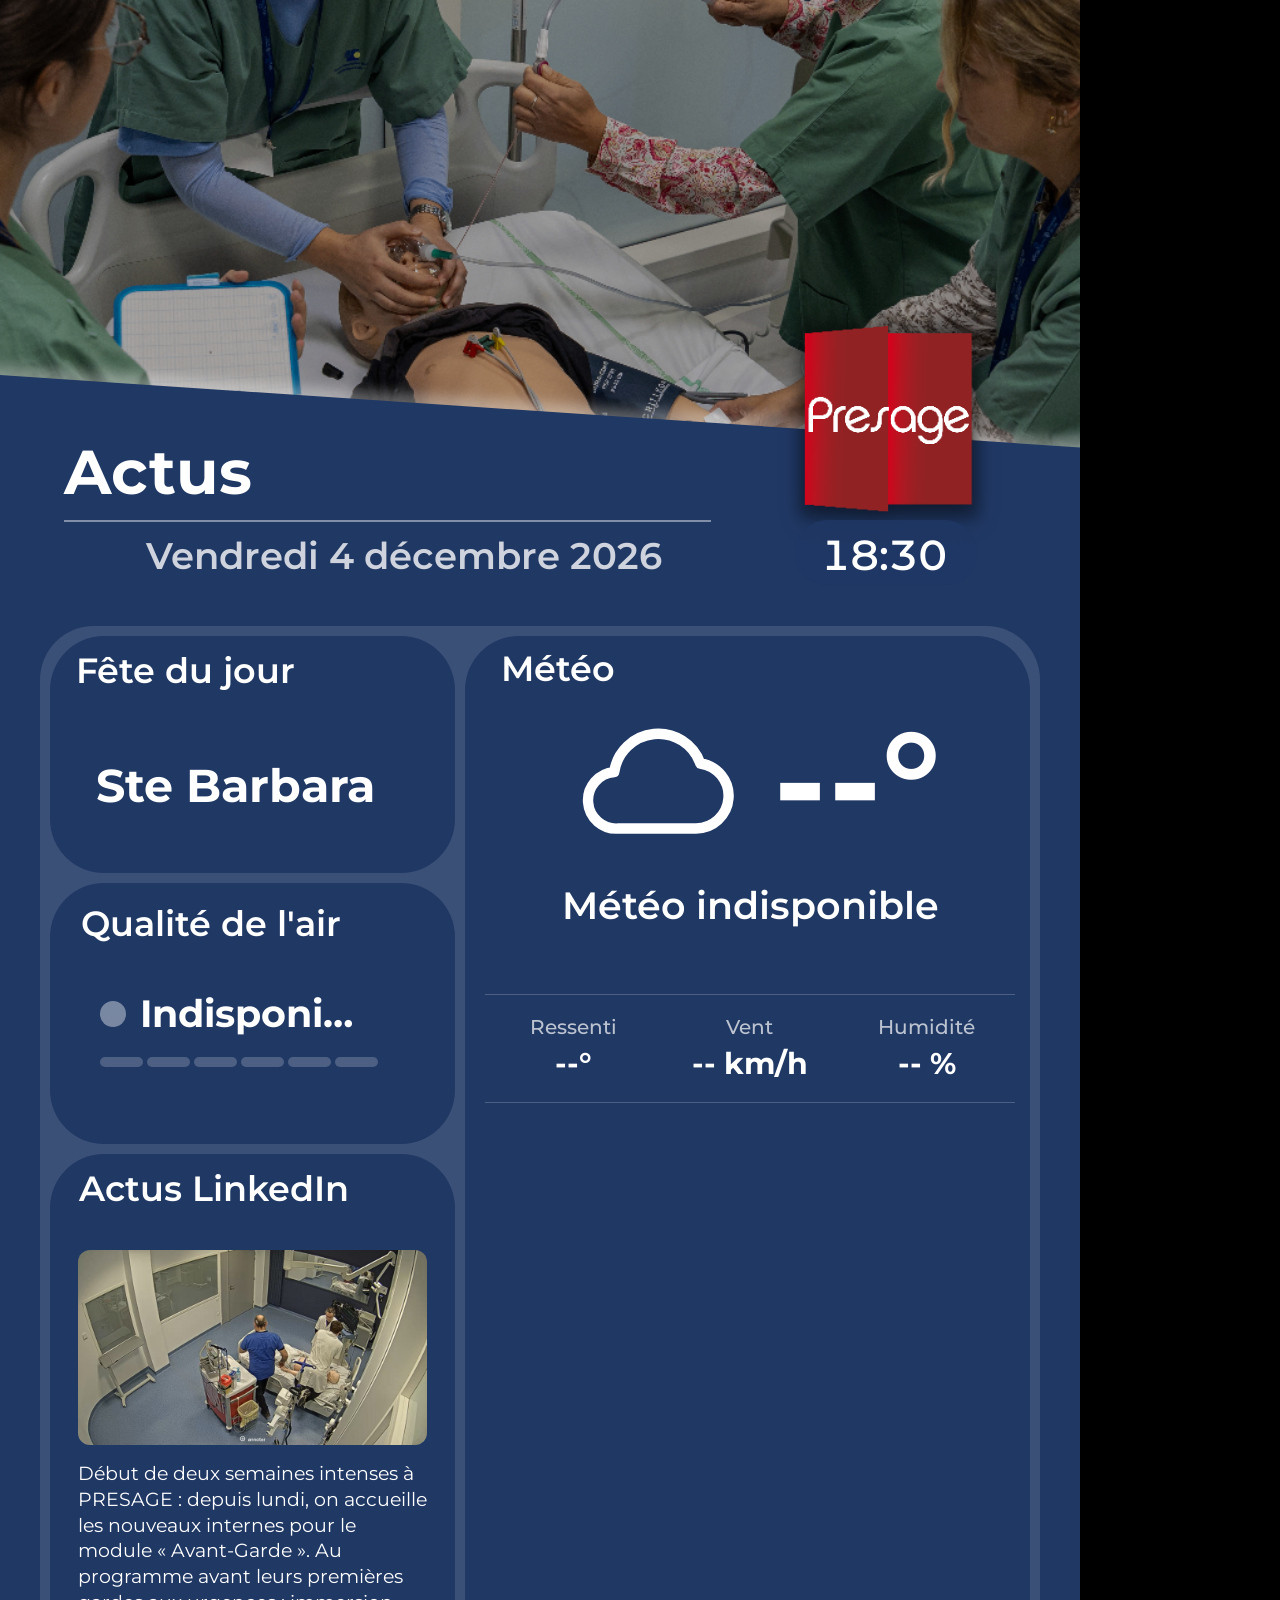
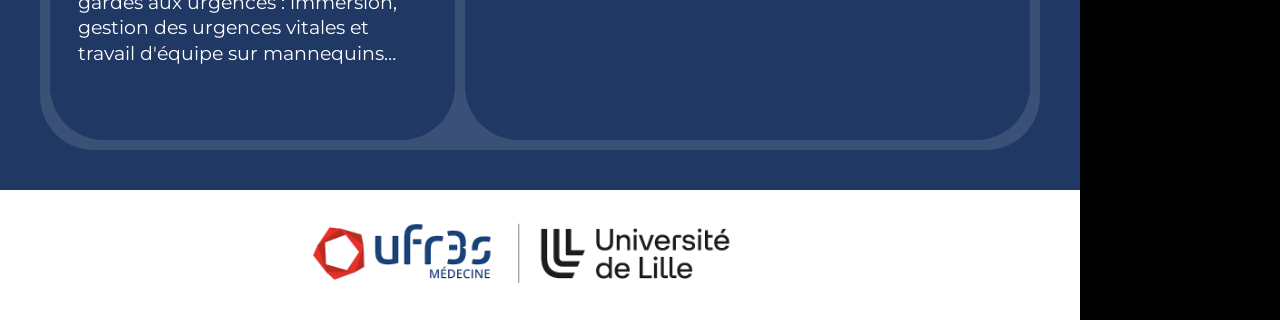
<file: pages/actus.html>
<!DOCTYPE html>
<html lang="fr">
<head>
  <meta charset="utf-8">
  <title>PRESAGE – Actus</title>
  <meta name="viewport" content="width=device-width, initial-scale=1">
  <meta name="color-scheme" content="dark">

  <!-- Police Montserrat (Google Fonts). Hors ligne : polices de secours (voir style.css). -->
  <link rel="preconnect" href="https://fonts.googleapis.com">
  <link rel="preconnect" href="https://fonts.gstatic.com" crossorigin>
  <link rel="stylesheet" href="https://fonts.googleapis.com/css2?family=Montserrat:wght@500;600;700&display=swap">

  <link rel="stylesheet" href="actus.css">
  <script>document.documentElement.classList.add('js');</script>
</head>
<body>

  <!-- Jeu d'icônes météo (statique, de confiance) -->
  <svg width="0" height="0" style="position:absolute" aria-hidden="true" focusable="false">
    <defs>
      <symbol id="i-sun" viewBox="0 0 64 64">
        <circle cx="32" cy="32" r="11"/>
        <path d="M32 8v6M32 50v6M8 32h6M50 32h6M15 15l4.2 4.2M44.8 44.8l4.2 4.2M15 49l4.2-4.2M44.8 19.2L49 15"/>
      </symbol>
      <symbol id="i-moon" viewBox="0 0 64 64">
        <path d="M42 10a23 23 0 1 0 12 40A19 19 0 0 1 42 10z"/>
      </symbol>
      <symbol id="i-cloud" viewBox="0 0 64 64">
        <path d="M20 48h26a11 11 0 0 0 1.6-21.9A15 15 0 0 0 18.6 29 9.5 9.5 0 0 0 20 48z"/>
      </symbol>
      <symbol id="i-partly" viewBox="0 0 64 64">
        <circle cx="24" cy="22" r="8"/>
        <path d="M24 6v4M8 22h4M12.7 10.7l2.8 2.8M35.3 10.7l-2.8 2.8"/>
        <path d="M26 54h24a9.5 9.5 0 0 0 1.4-18.9A13 13 0 0 0 25.6 37 8.5 8.5 0 0 0 26 54z"/>
      </symbol>
      <symbol id="i-fog" viewBox="0 0 64 64">
        <path d="M20 36h26a9 9 0 0 0 1.3-17.9A13 13 0 0 0 19 21 8 8 0 0 0 20 36z"/>
        <path d="M12 44h40M18 52h28"/>
      </symbol>
      <symbol id="i-rain" viewBox="0 0 64 64">
        <path d="M20 38h26a9.5 9.5 0 0 0 1.4-18.9A13.5 13.5 0 0 0 19 22 8.5 8.5 0 0 0 20 38z"/>
        <path d="M22 46l-3 8M34 46l-3 8M46 46l-3 8"/>
      </symbol>
      <symbol id="i-snow" viewBox="0 0 64 64">
        <path d="M20 38h26a9.5 9.5 0 0 0 1.4-18.9A13.5 13.5 0 0 0 19 22 8.5 8.5 0 0 0 20 38z"/>
        <path d="M22 47v.1M34 47v.1M46 47v.1M28 56v.1M40 56v.1" stroke-width="6"/>
      </symbol>
      <symbol id="i-storm" viewBox="0 0 64 64">
        <path d="M20 38h26a9.5 9.5 0 0 0 1.4-18.9A13.5 13.5 0 0 0 19 22 8.5 8.5 0 0 0 20 38z"/>
        <path d="M35 40l-8 11h9l-5 10"/>
      </symbol>
    </defs>
  </svg>

  <div id="stage">

    <!-- Fond photo + voile -->
      <div id="photo">
        <section id="photos-presage" data-photos-carousel data-base="../"></section>
      </div>

    <!-- Panneau bleu incliné + pied de page blanc -->
    <div id="panneau-bleu"></div>
    <div id="pied"></div>
    <img id="logo-ufr" src="../assets/ufr3s_logo.png" alt="UFR3S Médecine – Université de Lille">

    <!-- Logo PRESAGE — animation à l'entrée seulement (jamais rejouée) -->
    <div id="logo-presage" data-anim-entree="droite" style="--delai:.15s">
      <div class="ombre"></div>
      <img src="../assets/presage_logo.png" alt="PRESAGE">
    </div>

    <!-- Horloge — animation à l'entrée seulement (jamais rejouée) -->
    <div id="horloge" data-anim-entree="droite" style="--delai:.05s">
      <span id="heure">--:--</span>
    </div>

    <!-- En-tête -->
    <h1 id="titre" data-anim="gauche" style="--delai:0s">Actus</h1>
    <div id="trait" data-anim="gauche" style="--delai:.05s"></div>
    <div id="date" data-anim="gauche" style="--delai:.1s">&nbsp;</div>

    <!-- Fond translucide derrière les cartes -->
    <div id="panneau-cartes"></div>

    <!-- Carte : fête du jour -->
    <section class="carte" id="carte-fete" data-anim="gauche" style="--delai:.15s">
      <h2>Fête du jour</h2>
      <div class="corps">
        <div class="fete-nom" id="fete-nom">—</div>
      </div>
    </section>

    <!-- Carte : qualité de l'air -->
    <section class="carte" id="carte-air" data-anim="gauche" style="--delai:.25s">
      <h2>Qualité de l'air</h2>
      <div class="corps">
        <div class="air-ligne">
          <span class="air-pastille" id="air-pastille"></span>
          <span class="air-label" id="air-label">—</span>
        </div>
        <div class="air-detail" id="air-detail">&nbsp;</div>
        <div class="air-jauge" id="air-jauge">
          <i></i><i></i><i></i><i></i><i></i><i></i>
        </div>
      </div>
    </section>

    <!-- Carte : actus 

 -->
    <section class="carte" id="carte-actus" data-anim="gauche" style="--delai:.35s">
      <h2>Actus LinkedIn</h2>
      <div class="corps">
        <div id="linkedin-carousel" class="linkedin-carousel" data-linkedin-carousel data-base="../" tabindex="0" aria-label="Navigation des actualités LinkedIn"></div>
      </div>
    </section>

    <!-- Carte : météo -->
    <section class="carte" id="carte-meteo" data-anim="droite" style="--delai:.2s">
      <h2>Météo</h2>
      <div class="corps">
        <div class="m-actuel">
          <svg class="ico m-icone" id="m-icone" aria-hidden="true"><use href="#i-cloud"/></svg>
          <div class="m-temp" id="m-temp">--°</div>
        </div>
        <div class="m-cond" id="m-cond">—</div>
        <div class="m-minmax" id="m-minmax">&nbsp;</div>
        <div class="m-details">
          <div><span>Ressenti</span><b id="m-ressenti">--°</b></div>
          <div><span>Vent</span><b id="m-vent">-- km/h</b></div>
          <div><span>Humidité</span><b id="m-humidite">-- %</b></div>
        </div>
        <div class="m-jours" id="m-jours"></div>
      </div>
    </section>

  </div>
<script src="../rotate.js"></script>
  <link rel="stylesheet" href="../css/photos-carousel.css">
  <link rel="stylesheet" href="actus-linkedin.css">
  <script src="../js/photos-carousel.js" defer></script>
  <script src="actus-linkedin.js" defer></script>
  <script src="actus.js"></script>


<script type="module" src="https://static.cloudflareinsights.com/beacon.min.js/vce701823e78c4301a35b7e07294d87301792088814092" integrity="sha512-UKNk8GbxkABxKcXYuLkO16EleLGUkcvJWtpSNmExE0Too3ZaFAxTscNWEc1OdAv5/BikHawapSCaiD2XCmp+Bw==" data-cf-beacon='{"version":"2024.11.0","token":"8607d2a720d14b038279025b2b5a82e5","spa":2}' crossorigin="anonymous"></script>
</body>
</html>
</file>
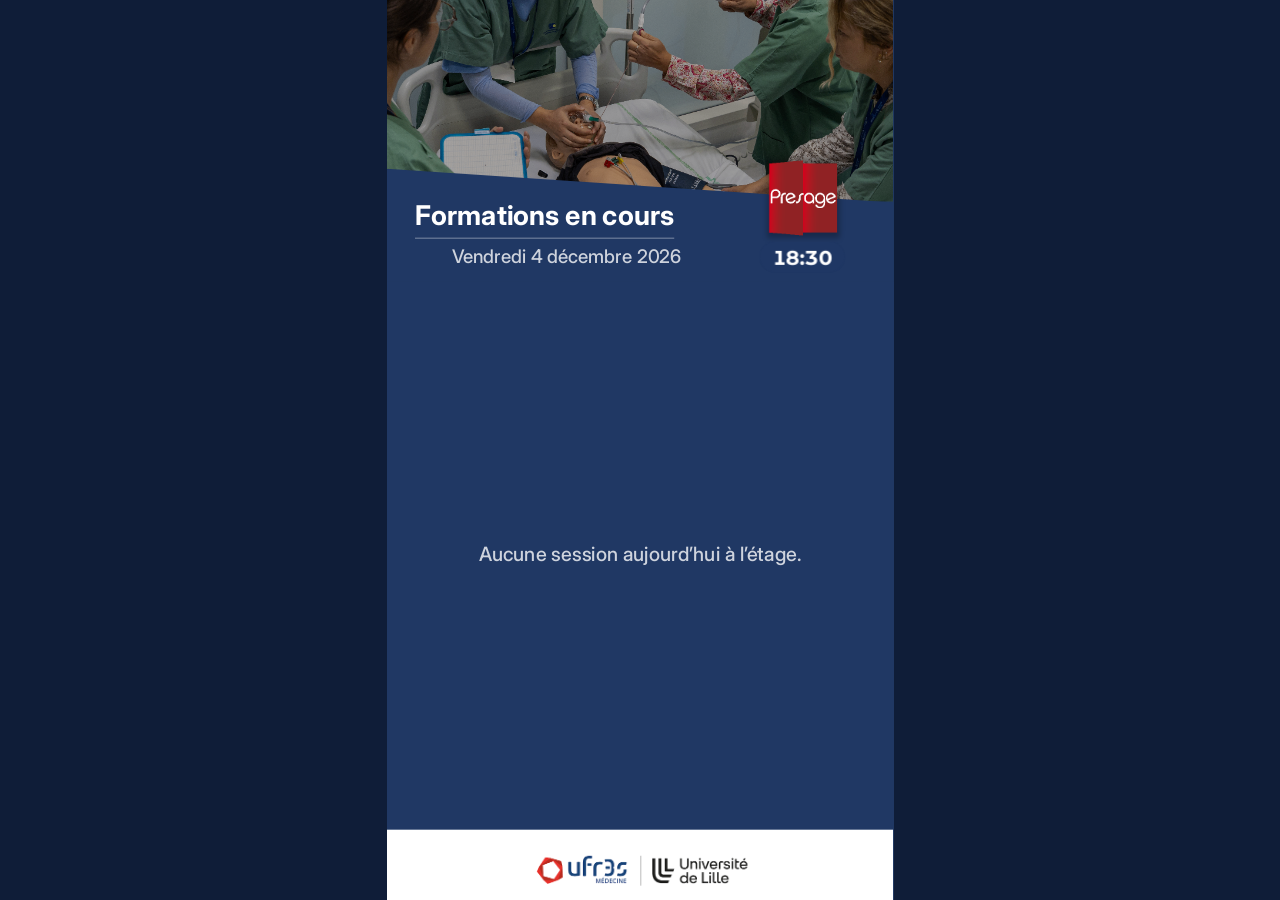
<file: pages/orientation.html>
<!DOCTYPE html>
<html lang="fr">
<head>
  <meta charset="UTF-8" />
  <meta name="viewport" content="width=device-width, initial-scale=1.0" />
  <title>PRESAGE – Orientation 1er étage</title>
  <link rel="preconnect" href="https://fonts.googleapis.com" />
  <link rel="preconnect" href="https://fonts.gstatic.com" crossorigin />
  <link href="https://fonts.googleapis.com/css2?family=Inter:wght@400;500;600;700;800&display=swap" rel="stylesheet" />
  <link href="https://fonts.googleapis.com/css2?family=Montserrat:wght@700&display=swap" rel="stylesheet" />
  <link rel="stylesheet" href="orientation.css" />
</head>
<body data-orientation="portrait">
  <div id="stage" class="stage">
    <header class="hero">
      <div class="hero-widget">
        <section id="photos-presage" data-photos-carousel data-base="../"></section>
      </div>
      <img class="hero__logo" src="../assets/presage_logo.png" alt="PRESAGE" />
      <div class="hero__clock" id="horloge"><span id="heure">--:--</span></div>
      <div class="hero__titles">
        <h1 class="hero__title">Formations en cours</h1>
        <p class="hero__date" id="date">Chargement…</p>
      </div>
    </header>

    <main class="orientation" aria-label="Sessions du jour au premier étage">
      <section id="sessions" class="orientation__sessions" aria-label="Toutes les sessions du jour au premier étage"></section>
      <p id="empty-state" class="orientation__empty" hidden>Aucune session aujourd’hui à l’étage.</p>
    </main>

    <footer class="footer" aria-label="UFR3S Médecine et Université de Lille">
      <img src="../assets/ufr3s_logo.png" alt="UFR3S Médecine · Université de Lille" class="footer__logo" />
    </footer>
  </div>
<script src="../rotate.js"></script>
  <link rel="stylesheet" href="../css/photos-carousel.css" />
  <script src="../js/photos-carousel.js" defer></script>
  <script src="orientation.js" defer></script>
<script type="module" src="https://static.cloudflareinsights.com/beacon.min.js/vce701823e78c4301a35b7e07294d87301792088814092" integrity="sha512-UKNk8GbxkABxKcXYuLkO16EleLGUkcvJWtpSNmExE0Too3ZaFAxTscNWEc1OdAv5/BikHawapSCaiD2XCmp+Bw==" data-cf-beacon='{"version":"2024.11.0","token":"8607d2a720d14b038279025b2b5a82e5","spa":2}' crossorigin="anonymous"></script>
</body>
</html>
</file>
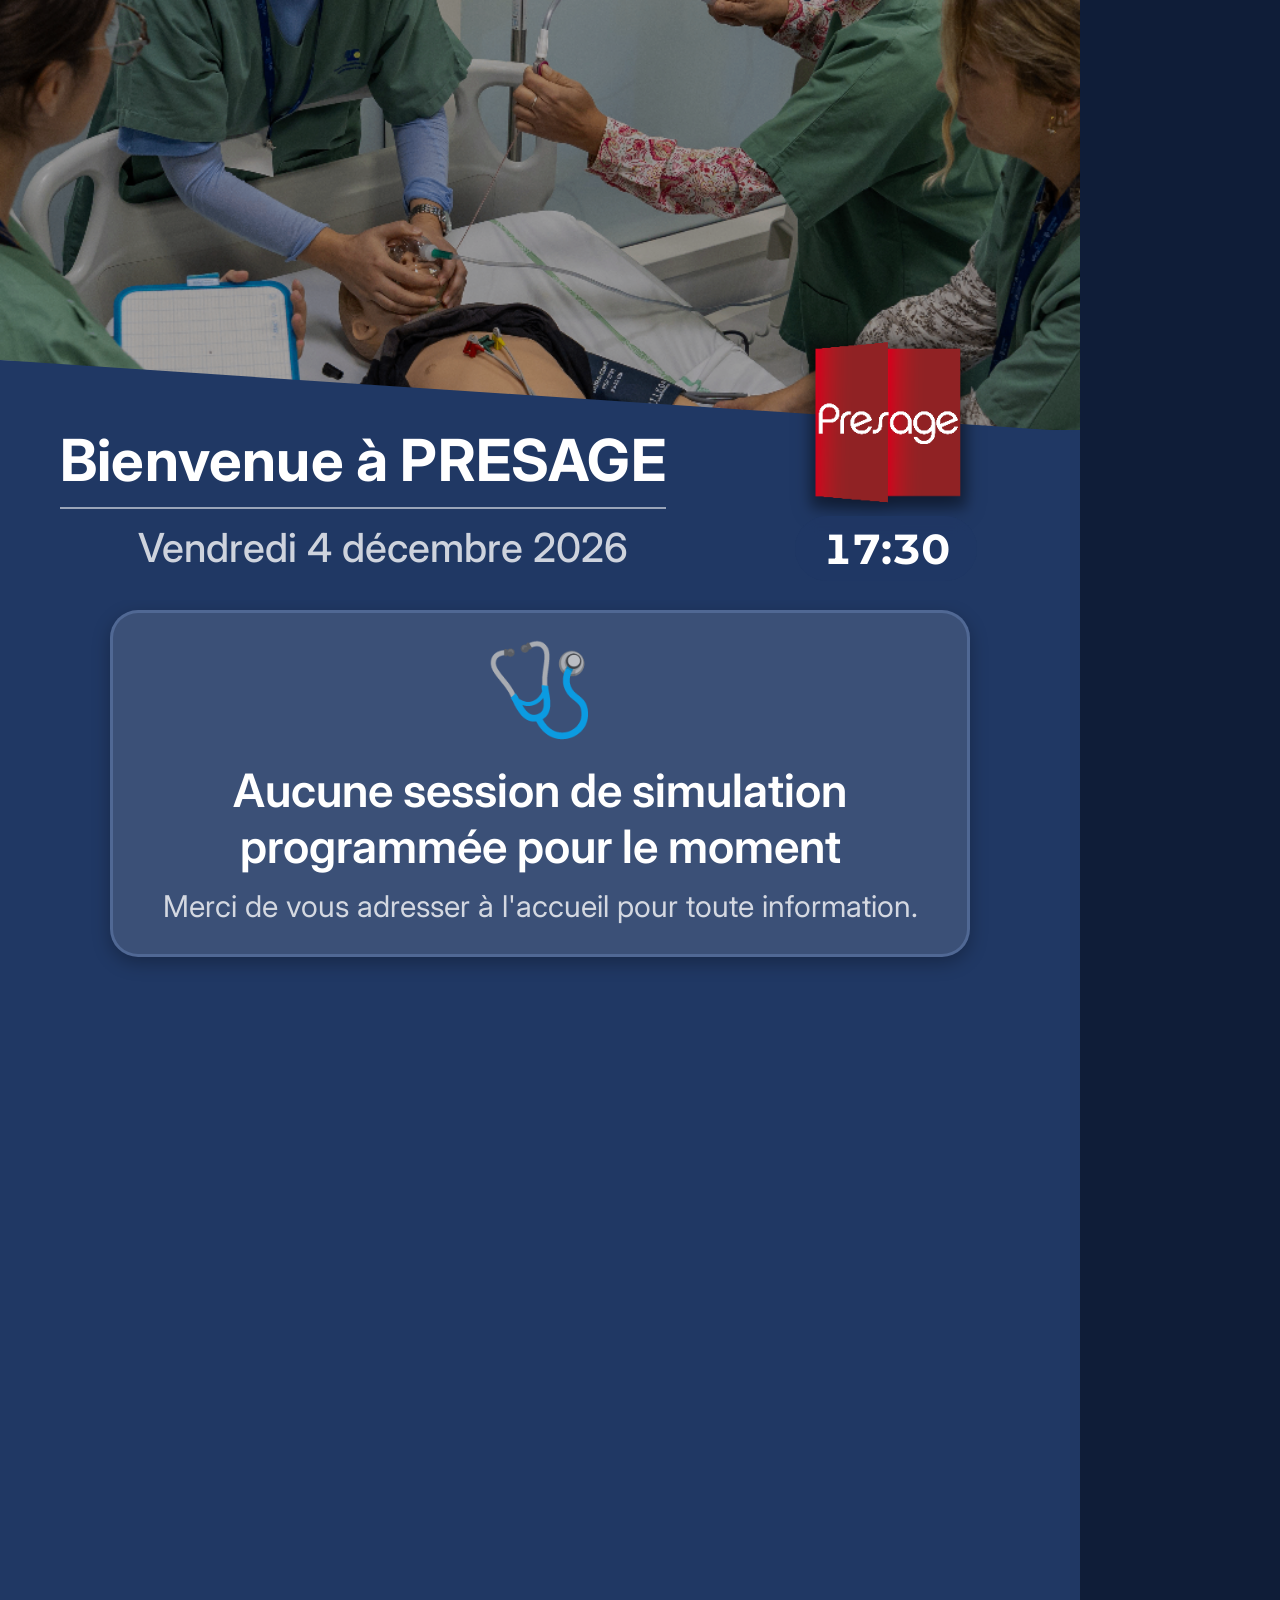
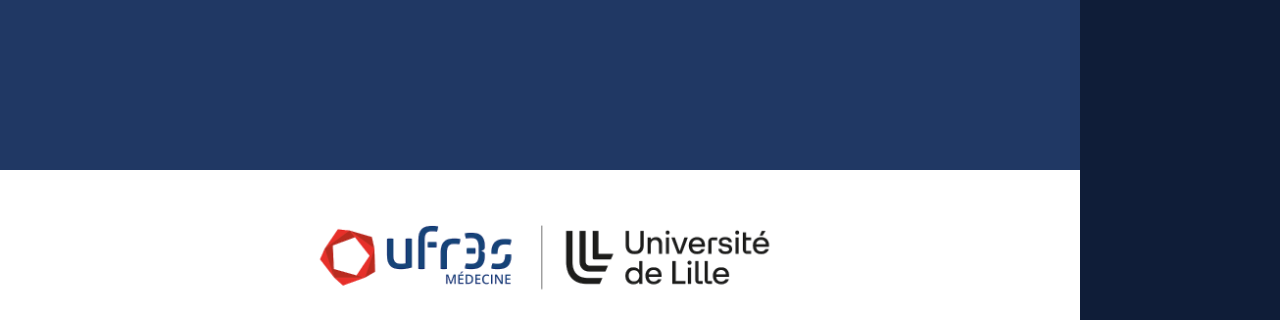
<file: pages/planning.html>
<!DOCTYPE html>
<html lang="fr">
<head>
  <meta charset="UTF-8" />
  <meta name="viewport" content="width=device-width, initial-scale=1.0" />
  <title>PRESAGE – Planning du jour</title>
  <link rel="preconnect" href="https://fonts.googleapis.com" />
  <link rel="preconnect" href="https://fonts.gstatic.com" crossorigin />
  <link href="https://fonts.googleapis.com/css2?family=Inter:wght@400;500;600;700;800&display=swap" rel="stylesheet" />
  <!-- Montserrat : même police que l'horloge de la page Actus -->
  <link href="https://fonts.googleapis.com/css2?family=Montserrat:wght@700&display=swap" rel="stylesheet" />
  <link rel="stylesheet" href="planning.css" />
</head>
<body>
  <!-- Canevas de taille fixe, mis à l'échelle par JS pour tenir dans l'écran -->
  <div id="stage" class="stage">

    <!-- ===== HEADER ===== -->
<header class="hero">
      <div class="hero-widget">
        <section id="photos-presage" data-photos-carousel data-base="../"></section>
      </div>
      <img class="hero__logo" src="../assets/presage_logo.png" alt="PRESAGE" />

      <!-- Horloge (mêmes position et style que sur la page Actus) -->
      <div class="hero__clock" id="horloge">
        <span id="heure">--:--</span>
      </div>

      <div class="hero__titles">
        <h1 class="hero__title">Bienvenue à PRESAGE</h1>
        <p class="hero__date" id="date">Chargement…</p>
      </div>
    </header>

    <!-- ===== PLANNING ===== -->
    <main class="planning" id="planning" aria-label="Planning des formations du jour">
      <!-- Cartes injectées par app.js -->
    </main>

    <!-- ===== FOOTER ===== -->
    <footer class="footer">
      <img src="../assets/ufr3s_logo.png" alt="UFR3S Médecine" class="footer__logo" />
    </footer>

  </div>
  
<script src="../rotate.js"></script>
  <link rel="stylesheet" href="../css/photos-carousel.css" />
  <script src="../js/photos-carousel.js" defer></script>
  <script src="planning.js"></script>
<script type="module" src="https://static.cloudflareinsights.com/beacon.min.js/vce701823e78c4301a35b7e07294d87301792088814092" integrity="sha512-UKNk8GbxkABxKcXYuLkO16EleLGUkcvJWtpSNmExE0Too3ZaFAxTscNWEc1OdAv5/BikHawapSCaiD2XCmp+Bw==" data-cf-beacon='{"version":"2024.11.0","token":"8607d2a720d14b038279025b2b5a82e5","spa":2}' crossorigin="anonymous"></script>
</body>
</html>
</file>
<file: pages/actus.css>
/* ==========================================================================
   PRESAGE – Écran « Infos du jour » (portrait 1080 × 1920)
   Toutes les valeurs proviennent du SVG Fitcraft (Contenu.svg).
   Les valeurs marquées « estimé » sont déduites du PNG car le texte du SVG
   est converti en tracés (pas de balises <text>).
   ========================================================================== */

:root {
  /* --- Canevas ------------------------------------------------------------ */
  --largeur: 1080px;
  --hauteur: 1920px;

  /* --- Couleurs (SVG) ----------------------------------------------------- */
  --bleu: #203864;                       /* panneau incliné + cartes */
  --bleu-fonce: #0B1B3D;                 /* pastille de l'horloge */
  --blanc: #FFFFFF;
  --panneau-cartes: rgba(255, 255, 255, 0.12);
  --voile-photo: rgba(0, 0, 0, 0);
  --horloge-fond-opacite: 0.8;
  --horloge-contour: rgba(255, 255, 255, 0.3);
  --lueur-panneau: rgba(255, 255, 255, 0.35);
  --ombre-logo-opacite: 0.25;
  --trait-titre: rgba(255, 255, 255, 0.43);
  --date-opacite: 0.8;
  --c-text-muted:    rgba(255,255,255,.78);

  /* --- Géométrie (SVG) ---------------------------------------------------- */
  --photo-hauteur: 470px;                /* zone visible de la photo */
  --panneau-largeur: 1455.918px;
  --panneau-hauteur: 1602.415px;
  --panneau-matrice: matrix(0.998, 0.067, -0.067, 0.998, -134.314, 366);
  --pied-top: 1790px;
  --pied-hauteur: 130px;
  --logo-ufr-x: 290px;
  --logo-ufr-y: 1777px;
  --logo-ufr-l: 454px;
  --logo-ufr-h: 130px;
  --logo-presage-x: 780px;
  --logo-presage-y: 300px;
  --logo-presage-l: 219px;
  --logo-presage-h: 238px;
  --horloge-x: 795px;
  --horloge-y: 520px;
  --horloge-l: 182px;
  --horloge-h: 65px;
  --rayon-carte: 54px;

  /* --- Typographie (estimé d'après la hauteur des capitales du SVG) ------- */
  --police: 'Montserrat', 'Segoe UI', 'Helvetica Neue', Arial, sans-serif;
  --titre-taille: 62px;                  /* estimé : capitale 43,65 px / 0,70 */
  --titre-graisse: 700;
  --date-taille: 37px;                   /* estimé : capitale 26,2 px / 0,70 */
  --date-graisse: 600;
  --carte-titre-taille: 35px;            /* estimé : capitale 24,5 px / 0,70 */
  --carte-titre-graisse: 600;
  --horloge-taille: 42px;                /* estimé : chiffres 29,9 px / 0,70 */
  --horloge-graisse: 550;

  /* --- Typographie du contenu des cartes (estimé : zones blanches de la maquette) */
  --texte-taille-s: 20px;
  --texte-taille-m: 22px;
  --texte-taille-l: 30px;

  /* --- Animation ---------------------------------------------------------- */
  --anim-duree: 0.7s;
  --anim-courbe: cubic-bezier(0.2, 0.8, 0.2, 1);
  --anim-decalage: 110px;
}

/* ---- Base --------------------------------------------------------------- */
*, *::before, *::after {
  box-sizing: border-box;
  cursor: none !important;
  -webkit-user-select: none;
  user-select: none;
}

html, body {
  margin: 0;
  padding: 0;
  width: 100%;
  height: 100%;
  overflow: hidden;
  cursor: none;
  background: #000;
  font-family: var(--police);
  color: var(--blanc);
  -webkit-font-smoothing: antialiased;
}

/* ---- Canevas natif 1080 × 1920 : le wrapper parent est seul responsable
       de la mise à l'échelle et du centrage. ------------------------------- */
#stage {
  position: absolute;
  left: 0;
  top: 0;
  width: var(--largeur);
  height: var(--hauteur);
  overflow: hidden;
  background: var(--blanc);
  transform: none;
}

#stage > * { position: absolute; }

/* ---- Fond : photo + voile ---------------------------------------------- */
#photo {
  left: 0; top: 0;
  width: var(--largeur);
  height: var(--photo-hauteur);
  overflow: hidden;
}
#photo img { display: block; width: 100%; height: 100%; }
#photo::after {
  content: "";
  position: absolute; inset: 0;
  background: var(--voile-photo);
}

/* ---- Panneau bleu incliné (rotation ≈ 3,8°) ---------------------------- */
#panneau-bleu {
  left: 0; top: 0;
  width: var(--panneau-largeur);
  height: var(--panneau-hauteur);
  background: var(--bleu);
  transform-origin: 0 0;
  transform: var(--panneau-matrice);
  /* lueur extérieure : SVG = flou σ 6,5, décalage -4 px, contour 10 px */
  box-shadow: 0 -4px 13px 5px var(--lueur-panneau);
}

/* ---- Pied de page ------------------------------------------------------ */
#pied {
  left: 0; top: var(--pied-top);
  width: var(--largeur);
  height: var(--pied-hauteur);
  background: var(--blanc);
}
#logo-ufr {
  left: var(--logo-ufr-x); top: var(--logo-ufr-y);
  width: var(--logo-ufr-l); height: var(--logo-ufr-h);
}

/* ---- Logo PRESAGE ------------------------------------------------------ */
#logo-presage {
  left: var(--logo-presage-x); top: var(--logo-presage-y);
  width: var(--logo-presage-l); height: var(--logo-presage-h);
}
#logo-presage img { position: relative; display: block; width: 100%; height: 100%;
  filter: drop-shadow(0 6px 10px rgba(0,0,0,.4));
}

/* ---- Horloge ----------------------------------------------------------- */
#horloge {
  left: var(--horloge-x); top: var(--horloge-y);
  width: var(--horloge-l); height: var(--horloge-h);
  border-radius: calc(var(--horloge-h) / 2);
  background: rgba(32, 56, 100, var(--horloge-fond-opacite));
  -webkit-backdrop-filter: blur(10px);
  backdrop-filter: blur(10px);
 /* box-shadow: inset 0 0 0 1px var(--horloge-contour), 0 4px 10px rgba(0, 0, 0, 0.35); /* ombre : estimé */
}
#heure {
  position: relative;
  left: 26px; right: 0; top: 14px;
  text-align: center;
  font-size: var(--horloge-taille);
  font-weight: var(--horloge-graisse);
  line-height: 1;
  font-variant-numeric: tabular-nums;
  white-space: nowrap;
}

/* ---- En-tête ----------------------------------------------------------- */
#titre {
  left: 64px; top: 441px;
  margin: 0;
  font-size: var(--titre-taille);
  font-weight: var(--titre-graisse);
  line-height: 1;
  white-space: nowrap;
}
#trait {
  left: 64px; top: 520px;
  width: 647px; height: 2px;
  background: var(--trait-titre);
}
#date {
  left: 146px; top: 537px;
  font-size: var(--date-taille);
  font-weight: var(--date-graisse);
  line-height: 1;
  white-space: nowrap;
  opacity: var(--date-opacite);
  color:var(--c-text-muted);
}

/* ---- Cartes ------------------------------------------------------------ */
#panneau-cartes {
  left: 40px; top: 626px;
  width: 1000px; height: 1124px;
  border-radius: var(--rayon-carte);
  background: var(--panneau-cartes);
}

.carte {
  background: var(--bleu);
  border-radius: var(--rayon-carte);
  overflow: hidden;
}
.carte h2 {
  position: absolute;
  margin: 0;
  font-size: var(--carte-titre-taille);
  font-weight: var(--carte-titre-graisse);
  line-height: 1;
  white-space: nowrap;
}
.carte .corps {
  position: absolute;
  overflow: hidden;
}

/* Positions (relatives à chaque carte) — SVG */
#carte-fete  { left: 50px;  top: 636px;  width: 405px; height: 237px; }
#carte-fete h2   { left: 26px; top: 17px; }
#carte-fete .corps { left: 46px; top: 89px; width: 313px; height: 123px; }

#carte-air   { left: 50px;  top: 883px;  width: 405px; height: 261px; }
#carte-air h2    { left: 31px; top: 23px; }
#carte-air .corps { left: 50px; top: 87px; width: 278px; height: 120px; }

#carte-actus { left: 50px; top: 1154px; width: 405px; height: 586px; }
#carte-actus h2 { left: 29px; top: 17px; }

#carte-actus .corps {
  left: 0;
  top: 100px;
  width: 405px;       /* Prend exactement toute la largeur de la carte */
  height: 500px;      /* Donne assez de hauteur pour ne pas rogner le bas */
  display: flex;
  justify-content: center; /* Centre le widget horizontalement quoi qu'il arrive */
  align-items: flex-start;
  overflow: visible;  /* Ne coupe pas le bas si le widget dépasse d'un ou deux pixels */
}

/* Force le composant RSS.app à prendre toute la largeur du conteneur */
#carte-actus rssapp-carousel {
  width: 100% !important;
  max-width: 365px !important;
  display: block;
}
#carte-meteo { left: 465px; top: 636px;  width: 565px; height: 1104px; }
#carte-meteo h2  { left: 36px; top: 15px; }
#carte-meteo .corps { left: 20px; top: 50px; width: 530px; height: 1005px; }

/* ---- Fête du jour ------------------------------------------------------ */
#carte-fete .corps { display: flex; flex-direction: column; justify-content: center; }
.fete-sous { font-size: var(--texte-taille-m); font-weight: 500; opacity: 0.75; margin-bottom: 8px; }
.fete-nom {
  font-size: 46px; font-weight: 700; line-height: 1.15;
  white-space: nowrap; overflow: hidden; text-overflow: ellipsis;
}

/* ---- Qualité de l'air -------------------------------------------------- */
#carte-air .corps { display: flex; flex-direction: column; justify-content: center; }
.air-ligne { display: flex; align-items: center; gap: 14px; }
.air-pastille {
  flex: none; width: 26px; height: 26px; border-radius: 50%;
  background: var(--couleur, #fff);
}
#carte-air { --couleur: rgba(255, 255, 255, 0.4); }
.air-label {
  font-size: 38px; font-weight: 700; line-height: 1.1;
  white-space: nowrap; overflow: hidden; text-overflow: ellipsis;
}
.air-detail { margin-top: 6px; font-size: var(--texte-taille-m); font-weight: 500; opacity: 0.75; white-space: nowrap; }
.air-jauge { display: flex; gap: 4px; margin-top: 16px; }
.air-jauge i {
  flex: 1; height: 10px; border-radius: 5px;
  background: rgba(255, 255, 255, 0.2);
}
.air-jauge i.actif { background: var(--couleur); }

/* ---- Actus ------------------------------------------------------------- */
#actu { height: 440px; opacity: 1; transition: opacity 0.6s ease; overflow: hidden; }
#actu.masque { opacity: 0; }
.actu-date { font-size: var(--texte-taille-s); font-weight: 500; opacity: 0.7; margin-bottom: 10px; min-height: 1em; }
.actu-titre {
  font-size: 29px; font-weight: 700; line-height: 1.2; margin-bottom: 14px;
  display: -webkit-box; -webkit-box-orient: vertical; -webkit-line-clamp: 4; overflow: hidden;
}
.actu-texte {
  font-size: var(--texte-taille-m); font-weight: 500; line-height: 1.4; opacity: 0.9;
  display: -webkit-box; -webkit-box-orient: vertical; -webkit-line-clamp: 8; overflow: hidden;
}
.actu-compteur {
  position: absolute; right: 0; bottom: 0;
  font-size: var(--texte-taille-s); font-weight: 500; opacity: 0.6;
}

/* ---- Météo ------------------------------------------------------------- */
#carte-meteo .corps { display: flex; flex-direction: column; }
.m-actuel { display: flex; align-items: center; justify-content: center; gap: 24px; height: 190px; }
.ico { stroke: #fff; fill: none; stroke-width: 3.5; stroke-linecap: round; stroke-linejoin: round; }
.m-icone { width: 190px; height: 190px; flex: none; }
.m-temp { font-size: 140px; font-weight: 700; line-height: 1; white-space: nowrap; }
.m-cond { margin-top: 8px; text-align: center; font-size: 38px; font-weight: 600; line-height: 1.15; white-space: nowrap; overflow: hidden; text-overflow: ellipsis; }
.m-minmax { margin-top: 6px; text-align: center; font-size: 26px; font-weight: 500; opacity: 0.75; white-space: nowrap; }
.m-details {
  display: grid; grid-template-columns: repeat(3, 1fr);
  margin-top: 28px; padding: 20px 0;
  border-top: 1px solid rgba(255, 255, 255, 0.2);
  border-bottom: 1px solid rgba(255, 255, 255, 0.2);
  text-align: center;
}
.m-details span { display: block; font-size: var(--texte-taille-s); font-weight: 500; opacity: 0.7; margin-bottom: 6px; }
.m-details b { display: block; font-size: var(--texte-taille-l); font-weight: 700; white-space: nowrap; }
.m-jours { flex: 1; display: flex; flex-direction: column; justify-content: space-around; padding-top: 6px; }
.m-jour { display: grid; grid-template-columns: 1fr 64px 92px 150px; align-items: center; column-gap: 10px; }
.m-jour .nom { font-size: var(--texte-taille-l); font-weight: 600; white-space: nowrap; }
.m-jour .ico { width: 58px; height: 58px; }
.m-jour .pluie { font-size: var(--texte-taille-m); font-weight: 500; opacity: 0.75; text-align: right; white-space: nowrap; }
.m-jour .temps { font-size: var(--texte-taille-l); font-weight: 700; text-align: right; white-space: nowrap; }
.m-jour .temps small { font-size: inherit; font-weight: 500; opacity: 0.65; }

/* ---- Animation d'entrée (éléments qui arrivent des côtés) --------------- */
.js [data-anim],
.js [data-anim-entree] { opacity: 0; }

/* data-anim-entree : joué UNE seule fois à l'arrivée de la page, jamais rejoué */
.js.go [data-anim-entree] {
  animation: var(--anim-duree) var(--anim-courbe) var(--delai, 0s) both;
}
.js.go [data-anim-entree="gauche"] { animation-name: entree-gauche; }
.js.go [data-anim-entree="droite"] { animation-name: entree-droite; }
/* Une fois l'animation terminée (ou même sans JS), on garde l'état visible. */
.js.booted [data-anim-entree],
.js [data-anim-entree].anim-ok {
  animation: none !important;
  opacity: 1 !important;
  transform: none !important;
}

/* data-anim : joué à l'arrivée ET rejoué à chaque kiosque:replay-actus
   (cibles : titre, trait, date, cartes). */
.js.go [data-anim] {
  animation: var(--anim-duree) var(--anim-courbe) var(--delai, 0s) both;
}
.js.go [data-anim="gauche"] { animation-name: entree-gauche; }
.js.go [data-anim="droite"] { animation-name: entree-droite; }

@keyframes entree-gauche {
  from { opacity: 0; transform: translateX(calc(var(--anim-decalage) * -1)); }
  to   { opacity: 1; transform: none; }
}
@keyframes entree-droite {
  from { opacity: 0; transform: translateX(var(--anim-decalage)); }
  to   { opacity: 1; transform: none; }
}

@media (prefers-reduced-motion: reduce) {
  .js [data-anim],
  .js [data-anim-entree] { opacity: 1; transform: none; animation: none !important; }
  #actu { transition: none; }
}
</file>
<file: css/photos-carousel.css>
[data-photos-carousel] { width: 100%; max-width: 1080px; height: 100%; }
.photos-carousel { display: flex; width: 100%; height: 100%; flex-direction: column; align-items: center; justify-content: center; }
.photos-carousel__title { margin: 0 0 .35em; font: inherit; color: inherit; }
.photos-carousel__viewport { width: 100%; min-width: 0; overflow: hidden; }
.photos-carousel__track { display: flex; width: 100%; scroll-snap-type: x mandatory; }
.photos-carousel__slide { flex: 0 0 100%; width: 100%; scroll-snap-align: center; }
.photos-carousel__slide[hidden], .photos-carousel__viewport[hidden], .photos-carousel__title[hidden], .photos-carousel__controls[hidden] { display: none !important; }
.photos-carousel__slide img { display: block; width: 100%; max-width: 1080px; height: auto; max-height: 100%; object-fit: contain; margin-inline: auto; border: 0; }
.photos-carousel__controls { display: flex; flex: 0 0 auto; align-items: center; justify-content: center; gap: .75rem; }
.photos-carousel__button { color: inherit; background: transparent; border: 0; padding: .15em .4em; font: inherit; cursor: pointer; }
.photos-carousel__button:focus-visible { outline: 2px solid currentColor; outline-offset: 2px; }
.photos-carousel__button:disabled { opacity: .45; cursor: default; }
.photos-carousel__status { min-width: 3em; text-align: center; }
/* Les zones photo des pages restent sobres; titre et commandes sont superposés. */
#photo [data-photos-carousel], .hero-widget [data-photos-carousel] { height: 100%; }
#photo .photos-carousel, .hero-widget .photos-carousel { position: relative; justify-content: flex-start; }
#photo .photos-carousel__title, .hero-widget .photos-carousel__title { position: absolute; z-index: 2; top: 8px; left: 12px; margin: 0; font-size: clamp(14px, 2.2vw, 24px); text-shadow: 0 1px 4px #000; }
#photo .photos-carousel__viewport, .hero-widget .photos-carousel__viewport { height: 100%; }
#photo .photos-carousel__slide img, .hero-widget .photos-carousel__slide img { width: 100%; height: auto; max-height: 100%; object-fit: contain; }
#photo .photos-carousel__controls, .hero-widget .photos-carousel__controls { position: absolute; z-index: 2; right: 8px; bottom: 8px; color: #fff; background: rgba(0,0,0,.38); border-radius: 20px; }
@media (max-width: 1080px) { [data-photos-carousel] { max-width: 100%; } }
</file>
<file: pages/actus-linkedin.css>
#carte-actus .corps { left: 0; top: 72px; width: 405px; height: 500px; display: block; overflow: hidden; }
#carte-actus .linkedin-carousel { width: 100%; height: 100%; color: #fff; font-family: var(--police); }
.linkedin-carousel__region { width: 100%; height: 100%; display: flex; flex-direction: column; color: #fff; }
.linkedin-carousel__viewport { flex: 1 1 auto; min-height: 0; overflow: hidden; }
.linkedin-carousel__track { display: flex; width: 100%; height: 100%; scroll-snap-type: x mandatory; }
.linkedin-carousel__slide { flex: 0 0 100%; width: 100%; height: 100%; overflow: hidden; scroll-snap-align: start; background: #203864; color: #fff; padding: 24px 28px; }
.linkedin-carousel__slide[hidden] { display: none !important; }
.linkedin-carousel__image { display: block; width: 100%; max-height: 235px; object-fit: contain; border-radius: 12px; margin: 0 0 16px; }
.linkedin-carousel__excerpt { display: -webkit-box; overflow: hidden; -webkit-box-orient: vertical; -webkit-line-clamp: 8; line-clamp: 8; white-space: normal; overflow-wrap: anywhere; font-size: 19px; line-height: 1.35; color: #fff; }
.linkedin-carousel__excerpt a { color: #fff; text-decoration: underline; }
.linkedin-carousel__controls { display: flex; align-items: center; justify-content: center; gap: 16px; min-height: 54px; color: #fff; }
.linkedin-carousel__controls[hidden] { display: none; }
.linkedin-carousel__button { border: 0; background: transparent; color: #fff; font: inherit; font-size: 34px; line-height: 1; padding: 4px 12px; cursor: pointer; }
.linkedin-carousel__button:focus-visible { outline: 2px solid #fff; outline-offset: 2px; }
.linkedin-carousel__button:disabled { opacity: .45; cursor: default; }
.linkedin-carousel__live { display: none; }
.linkedin-carousel__error { margin: 0; padding: 20px 28px; color: rgba(255,255,255,.8); font-size: 17px; }
@media (prefers-reduced-motion: reduce) { .linkedin-carousel__track { scroll-behavior: auto; } }
</file>
<file: pages/orientation.css>
/* PRESAGE — Orientation 1er étage | canevas portrait 1080 × 1920 */
:root {
  --c-bg: #203864;
  --c-bg-card: rgba(255,255,255,.12);
  --c-bg-cell: rgba(32,56,100,.68);
  --c-border-cell: rgba(255,255,255,.34);
  --c-text: #fff;
  --c-text-muted: rgba(255,255,255,.78);
  --c-footer-bg: #fff;
  --font: "Inter", "Segoe UI", system-ui, -apple-system, Arial, sans-serif;
  --radius-card: 22px;
  --radius-cell: 16px;
  --stage-w: 1080px;
  --stage-h: 1920px;
  --hero-h: 600px;
  --footer-h: 150px;
  --gap: 20px;
  --pad-x: 40px;
  --fs-time: 30px;
  --fs-code: 34px;
  --fs-title: 40px;
  --fs-place: 50px;
  --arrow-size: 120px;
}

*, *::before, *::after { box-sizing: border-box; margin: 0; padding: 0; }
html, body {
  width: 100%; height: 100%; overflow: hidden; background: #0f1d38;
  font-family: var(--font); color: var(--c-text); cursor: none;
  -webkit-font-smoothing: antialiased;
}
.stage {
  position: fixed; top: 50%; left: 50%; transform-origin: center center;
  width: var(--stage-w); height: var(--stage-h);
  background: var(--c-bg); display: flex; flex-direction: column; overflow: hidden;
}

/* Header identique au planning PRESAGE (bandeau photo, biseau bleu, titre, date, logo, horloge). */
.hero { position: relative; flex: 0 0 var(--hero-h); background: var(--c-bg); }
.hero-widget {
  position: absolute; inset: 0 0 auto 0; width: 100%; height: 75%;
  flex-shrink: 0; margin: 0; overflow: hidden; z-index: 0;
}
.hero-widget rssapp-carousel { display: block; width: 100%; height: 100%; }
.hero::after {
  content: ""; position: absolute; left: 0; right: 0; bottom: 0; height: 40%;
  background: var(--c-bg); clip-path: polygon(0 0, 100% 30%, 100% 100%, 0 100%);
  z-index: 1; pointer-events: none;
}
.hero__logo {
  position: absolute; right: 96px; bottom: 75px; width: 190px; height: auto; z-index: 3;
}
.hero__titles { position: absolute; left: 60px; bottom: 28px; z-index: 2; }
.hero__title {
  font-size: 58px; font-weight: 700; letter-spacing: .2px; padding-bottom: 12px;
  border-bottom: 2px solid rgba(255,255,255,.55); display: inline-block;
}
.hero__date { margin-top: 14px; padding-left: 78px; font-size: 40px; font-weight: 500; color: var(--c-text-muted); }
.hero__clock {
  position: absolute; left: 795px; top: 516px; width: 182px; height: 65px; z-index: 3;
  display: flex; align-items: center; justify-content: center; border-radius: 32.5px;
  background: rgba(32,56,100,.8); -webkit-backdrop-filter: blur(10px); backdrop-filter: blur(10px);
}
#heure {
  font-family: "Montserrat", "Segoe UI", "Helvetica Neue", Arial, sans-serif;
  font-size: 42px; font-weight: 700; line-height: 1; font-variant-numeric: tabular-nums; white-space: nowrap;
}

.orientation {
  flex: 1 1 auto; min-height: 0; padding: 10px var(--pad-x) 18px;
  display: flex; flex-direction: column; overflow: hidden;
}
.orientation__sessions {
  flex: 1 1 auto; min-height: 0; display: grid; grid-template-columns: minmax(0, 1fr);
  grid-auto-rows: minmax(0, 1fr); align-content: stretch; gap: var(--gap); overflow: hidden;
}
.orientation__sessions.is-airy { --fs-time: 50px; --fs-code: 35px; --fs-title: 45px; --fs-place: 60px; --arrow-size: 135px; --gap: 18px; }
.orientation__sessions.is-normal { --fs-time: 50px; --fs-code: 35px; --fs-title: 45px; --fs-place: 74px; --arrow-size: 132px; --gap: 16px; }
.orientation__sessions.is-compact { --fs-time: 50px; --fs-code: 35px; --fs-title: 40px; --fs-place: 60px; --arrow-size: 108px; --gap: 14px; }
.orientation__sessions.is-dense, .orientation__sessions.is-ultra { grid-template-columns: repeat(2, minmax(0, 1fr)); --gap: 8px; }
.orientation__sessions.is-dense { --fs-time: 34px; --fs-code: 20px; --fs-title: 27px; --fs-place: 42px; --arrow-size: 68px; }
.orientation__sessions.is-ultra { --fs-time: 26px; --fs-code: 15px; --fs-title: 20px; --fs-place: 32px; --arrow-size: 48px; --gap: 5px; }
.orientation__sessions.is-dense .card__main { padding: 34px 10px 5px; }
.orientation__sessions.is-ultra .card__main { padding: 25px 6px 3px; gap: 2px; }
.orientation__sessions.is-dense .card__code, .orientation__sessions.is-ultra .card__code { top: 4px; left: 6px; padding: 0 6px; line-height: 1.05; }
.orientation__sessions.is-ultra .card__place { gap: 4px; padding: 4px 2px; }

.card {
  position: relative; display: grid; min-height: 0;
  grid-template-columns: 18% minmax(0, 1fr) 27%; gap: 12px; padding: 12px;
  background: var(--c-bg-card); border: 2px solid var(--c-border-cell);
  border-radius: var(--radius-card); backdrop-filter: blur(12px); -webkit-backdrop-filter: blur(12px);
  min-width: 0; overflow: hidden;
}
.card__cell {
  position: relative; display: flex; align-items: center; min-width: 0; min-height: 0;
  background: var(--c-bg-cell); border: 2px solid var(--c-border-cell); border-radius: var(--radius-cell);
}
.card__time { justify-content: center; font-size: var(--fs-time); font-weight: 600; font-variant-numeric: tabular-nums; white-space: nowrap; }
.card__main {
  position: relative; flex-direction: column; align-items: flex-start; justify-content: center;
  gap: 8px; padding: 62px 18px 12px;
}
.card__code {
  position: absolute; top: 10px; left: 12px; display: inline-block; max-width: calc(100% - 24px);
  padding: 2px 14px; white-space: normal; overflow-wrap: anywhere; font-size: var(--fs-code);
  font-weight: 600; border: 2px solid rgba(255,255,255,.55); border-radius: 8px; line-height: 1.2;
}
.card__title {
  width: 100%; font-size: var(--fs-title); font-weight: 500; line-height: 1.16;
  overflow-wrap: anywhere; white-space: normal;
}
.card__title--long { font-size: calc(var(--fs-title) * .92); }
.card__title--very-long { font-size: calc(var(--fs-title) * .84); }
.card__main:not(:has(.card__code)) { padding-top: 18px; }
.card__place {
  flex-direction: column; justify-content: center; gap: 14px; padding: 14px 8px; text-align: center;
}
.orientation-card__room { font-size: var(--fs-place); font-weight: 800; line-height: 1; letter-spacing: .01em; }
.card__arrow-svg {
  display: block; flex: 0 0 var(--arrow-size); width: var(--arrow-size); height: var(--arrow-size);
  max-width: 90%; color: #fff; fill: none; stroke: #fff; stroke-width: 9;
  stroke-linecap: round; stroke-linejoin: round;
}
.orientation__empty {
  flex: 1 1 auto; min-height: 0; display: grid; place-items: center; padding: 2vh 4vw;
  text-align: center; color: var(--c-text-muted); font-size: 42px; font-weight: 500;
}
.orientation__empty[hidden], .orientation__sessions[hidden] { display: none; }
.footer {
  flex: 0 0 var(--footer-h); width: 100%; background: var(--c-footer-bg);
  display: flex; align-items: center; justify-content: center; gap: 28px; padding: 5px 32px; z-index: 4;
}
.footer__logo { display: block; width: auto; height: 140px; max-width: 90%; object-fit: contain; }
</file>
<file: pages/planning.css>
/* =========================================================
   PRESAGE – Affichage dynamique (Cenareo)
   Design tokens → layout → composants → états
   ========================================================= */

:root {
  /* --- Palette (issue des maquettes) --- */
  --c-bg:            #203864;   /* bleu nuit principal */
  --c-bg-card:       #3b5077;   /* fond des cartes */
  --c-bg-cell:       #203864;   /* cellules internes */
  --c-border-soft:   rgba(255,255,255,.14);
  --c-border-cell:   rgba(120,150,200,.35);
  --c-text:          #ffffff;
  --c-text-muted:    rgba(255,255,255,.78);
  --c-footer-bg:     #ffffff;
  --c-clock-bg:      rgba(15,30,60,.85);
  --lueur-panneau: rgba(255, 255, 255, 0.35);


  /* --- Typographie --- */
  --font: "Inter", "Segoe UI", system-ui, -apple-system, Arial, sans-serif;

  /* --- Rayons / ombres --- */
  --radius-card: 22px;
  --radius-cell: 16px;
  --shadow-card: 0 6px 18px rgba(0,0,0,.28);

  /* --- Dimensions du canevas (portrait par défaut, cf. maquettes) --- */
  --stage-w: 1080px;
  --stage-h: 1920px;
  --hero-h: 600px;
  --footer-h: 150px;
  --gap: 20px;
  --pad-x: 40px;

  /* --- Tailles de texte (ajustées par classes de densité) --- */
  --fs-time: 42px;
  --fs-code: 26px;
  --fs-title: 32px;
  --fs-place: 28px;
  --card-pad: 10px;

  /* --- Photo du header (positionnée par JS) --- */
  --hero-photo-pos: 50% 60%;
}

/* Variante paysage 1920×1080 */
body[data-orientation="landscape"] {
  --stage-w: 1920px;
  --stage-h: 1080px;
  --hero-h: 230px;
  --footer-h: 100px;
  --gap: 16px;
  --pad-x: 48px;
}

/* ---------- Reset & verrouillage écran ---------- */
*, *::before, *::after { box-sizing: border-box; margin: 0; padding: 0; }

html, body {
  width: 100%;
  height: 100%;
  overflow: hidden;           /* zéro défilement */
  background: #0f1d38;
  font-family: var(--font);
  color: var(--c-text);
  cursor: none;               /* pas de curseur sur écran public */
  -webkit-font-smoothing: antialiased;
}

/* ---------- Canevas fixe (mis à l'échelle via JS) ---------- */
.stage {
  position: absolute;
  top: 0; left: 0;
  width: var(--stage-w);
  height: var(--stage-h);
  background: var(--c-bg);
  display: flex;
  flex-direction: column;
  overflow: hidden;
}

/* =========================================================
   HERO / HEADER
   ========================================================= */
.hero {
  position: relative;
  flex: 0 0 var(--hero-h);
  background: var(--c-bg);
}

.hero-widget {
  position: absolute;
  inset: 0 0 auto 0;
  width: 100%;
  height: 75%;
  flex-shrink: 0;
  margin: 0;
  overflow: hidden;
  z-index: 0;
}

.hero-widget rssapp-carousel {
  display: block;
  width: 100%;
  height: 100%;
}

.hero::after {
  content: "";
  position: absolute;
  left: 0; right: 0; bottom: 0;
  height: 40%;
  background: var(--c-bg);
  clip-path: polygon(0 0, 100% 30%, 100% 100%, 0 100%);
  z-index: 1;
  pointer-events: none;
   /* lueur extérieure : SVG = flou σ 6,5, décalage -4 px, contour 10 px */
  box-shadow: 0 -4px 13px 5px var(--lueur-panneau);
}

.hero__logo {
  position: absolute;
  right: 96px;
  bottom: 75px;               /* remonté pour laisser la place à l'horloge */
  width: 190px;
  height: auto;
  filter: drop-shadow(0 6px 10px rgba(0,0,0,.4));
  z-index: 3;
}

.hero__titles {
  position: absolute;
  left: 60px;
  bottom: 28px;
  z-index: 2;                 /* au-dessus de la zone bleue */
}

.hero__title {
  font-size: 58px;
  font-weight: 700;
  letter-spacing: .2px;
  padding-bottom: 12px;
  border-bottom: 2px solid rgba(255,255,255,.55);
  display: inline-block;
}
.hero__date {
  margin-top: 14px;
  padding-left: 78px;
  font-size: 40px;
  font-weight: 500;
  color: var(--c-text-muted);
}/* ---- Horloge ---- */
.hero__clock {
  position: absolute;
  left: 795px;
  top: 516px;
  width: 182px;
  height: 65px;
  z-index: 3;
  display: flex;
  align-items: center;
  justify-content: center;
  border-radius: 32.5px;
  background: rgba(32, 56, 100, .8);
  -webkit-backdrop-filter: blur(10px);
  backdrop-filter: blur(10px);
  /*box-shadow: inset 0 0 0 1px rgba(255,255,255,.3), 0 4px 10px rgba(0,0,0,.35);*/
}
#heure {
  font-family: "Montserrat", "Segoe UI", "Helvetica Neue", Arial, sans-serif;
  font-size: 42px;
  font-weight: 700;
  line-height: 1;
  font-variant-numeric: tabular-nums;
  white-space: nowrap;
}

/* =========================================================
   PLANNING
   ========================================================= */
.planning {
  flex: 1 1 auto;
  min-height: 0;
  padding: 10px var(--pad-x) 18px;
  display: grid;
  gap: var(--gap);
  grid-template-columns: 1fr;
  grid-auto-rows: 1fr;          /* cartes de hauteur égale */
  align-content: stretch;
}

/* --- Densité : 1 à 4 cartes → aéré, 5+ → compact --- */
.planning.is-airy   { --fs-time: 50px; --fs-code: 28px; --fs-title: 40px; --fs-place: 32px; --card-pad: 12px; }
.planning.is-normal { --fs-time: 42px; --fs-code: 26px; --fs-title: 34px; --fs-place: 28px; --card-pad: 10px; }
.planning.is-compact{ --fs-time: 32px; --fs-code: 20px; --fs-title: 26px; --fs-place: 22px; --card-pad: 8px; --gap: 14px; }
.planning.is-dense  { --fs-time: 26px; --fs-code: 17px; --fs-title: 21px; --fs-place: 18px; --card-pad: 6px;  --gap: 10px; }

/* 1 à 4 cartes : on évite des cartes démesurées */
.planning.is-airy { grid-auto-rows: minmax(0, 240px); align-content: start; }

/* 5 à 8+ cartes : grille 2 colonnes en paysage ; en portrait on garde
   1 colonne jusqu'à 7 cartes puis 2 colonnes au-delà (sans débordement) */
body[data-orientation="landscape"] .planning.is-compact,
body[data-orientation="landscape"] .planning.is-dense { grid-template-columns: 1fr 1fr; }
body[data-orientation="portrait"]  .planning.is-dense { grid-template-columns: 1fr 1fr; }

/* ---------- Carte ---------- */
.card {
  display: grid;
  grid-template-columns: 17% 1fr 27%;
  gap: 10px;
  padding: var(--card-pad);
  background: var(--c-bg-card);
  border: 3px solid var(--c-border-cell);
  border-radius: var(--radius-card);
  box-shadow: var(--shadow-card);
  min-height: fit-content;
  overflow: visible;
  animation: card-in .5s ease both;
}

.card__cell {
  background: var(--c-bg-cell);
  border: 2px solid var(--c-border-cell);
  border-radius: var(--radius-cell);
  display: flex;
  align-items: center;
  min-width: 0;
}

.card__time {
  justify-content: center;
  font-size: var(--fs-time);
  font-weight: 600;
  font-variant-numeric: tabular-nums;
}

/* Cellule « détails » : le badge code est ancré en haut à gauche */
.card__main {
  position: relative;
  flex-direction: column;
  align-items: flex-start;
  justify-content: center;
  gap: 8px;
  padding: 10px 16px;
}

.card__code {
  position: absolute;
  top: 8px;
  left: 10px;
  display: inline-block;
  padding: 2px 14px;
  font-size: var(--fs-code);
  font-weight: 500;
  border: 2px solid rgba(255,255,255,.55);
  border-radius: 8px;
  line-height: 1.25;
}

.card__title {
  font-size: var(--fs-title);
  font-weight: 500;
  line-height: 1.2;
  margin-top: 28px;             /* laisse la place au badge ancré */
  display: -webkit-box;
  -webkit-line-clamp: 2;
  -webkit-box-orient: vertical;
  overflow: hidden;
}

/* Sans badge code, le titre remonte à sa place naturelle */
.card__main:not(:has(.card__code)) .card__title {
  margin-top: 0;
}

.card__place {
  justify-content: center;
  text-align: center;
  padding: 8px 10px;
  font-size: var(--fs-place);
  font-weight: 700;
  line-height: 1.2;
}

/* Sessions passées : atténuées */
.card.is-past { opacity: .45; }

/* =========================================================
   ÉTAT VIDE
   ========================================================= */
.empty {
  grid-column: 1 / -1;
  align-self: flex-start;
  justify-self: center;
  width: 86%;
  marging-top: 40px;
  padding-top: 20px;
  padding-bottom: 30px;
  text-align: center;
  background: var(--c-bg-card);
  border: 3px solid var(--c-border-cell);
  border-radius: 28px;
  box-shadow: var(--shadow-card);
}
.empty__icon  { font-size: 90px; margin-bottom: 20px; opacity: .85; }
.empty__title { font-size: 46px; font-weight: 600; margin-bottom: 14px; }
.empty__text  { font-size: 30px; color: var(--c-text-muted); }

/* =========================================================
   FOOTER
   ========================================================= */
.footer {
  flex: 0 0 var(--footer-h);
  background: var(--c-footer-bg);
  display: flex;
  align-items: center;
  justify-content: center;
  gap: 28px;
}
.footer__logo { height: 140px; width: auto; }
.footer__sep  { width: 2px; height: 70px; background: #cfd6e2; }

/* ---------- Animations ---------- */
@keyframes card-in {
  from { opacity: 0; transform: translate3d(-120px, 0, 0); }
  to   { opacity: 1; transform: none; }   /* "none" = texte net à la fin */
}

/* Les cartes arrivent l'une après l'autre, toutes du même côté */
.card {
  animation: card-in 600ms cubic-bezier(.22,.8,.3,1) both;
  animation-delay: calc(var(--i, 0) * 150ms);
}

@media (prefers-reduced-motion: reduce) {
  .card { animation: none; }
  .hero__photo { transition: none; }
}
</file>
